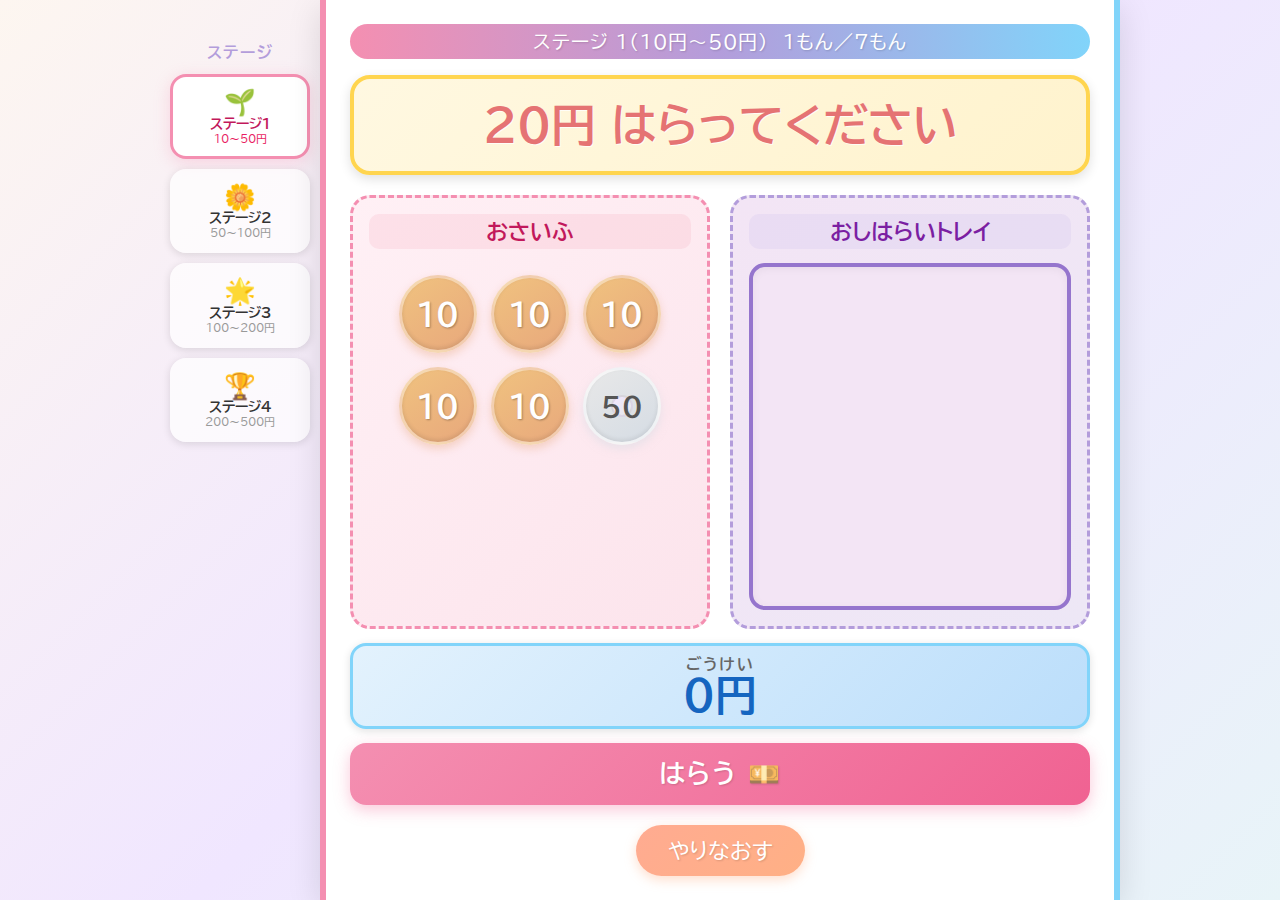
<file: index.html>
<!DOCTYPE html>
<html lang="ja">

<head>
    <meta charset="UTF-8">
    <meta name="viewport" content="width=device-width, initial-scale=1.0">
    <title>おかいものごっこ</title>
    <link rel="stylesheet" href="style.css">
    <!-- Google Fonts for BIZ UDPGothic (Universal Design) -->
    <link rel="preconnect" href="https://fonts.googleapis.com">
    <link rel="preconnect" href="https://fonts.gstatic.com" crossorigin>
    <link href="https://fonts.googleapis.com/css2?family=BIZ+UDPGothic:wght@400;700&display=swap" rel="stylesheet">
</head>

<body>
    <!-- Stage Selection Sidebar -->
    <nav class="stage-sidebar" id="stage-sidebar">
        <h3>ステージ</h3>
        <button class="stage-btn active" data-stage="0">
            <span class="stage-icon">🌱</span>
            <span class="stage-label">ステージ1</span>
            <span class="stage-desc">10〜50円</span>
        </button>
        <button class="stage-btn" data-stage="1">
            <span class="stage-icon">🌼</span>
            <span class="stage-label">ステージ2</span>
            <span class="stage-desc">50〜100円</span>
        </button>
        <button class="stage-btn" data-stage="2">
            <span class="stage-icon">🌟</span>
            <span class="stage-label">ステージ3</span>
            <span class="stage-desc">100〜200円</span>
        </button>
        <button class="stage-btn" data-stage="3">
            <span class="stage-icon">🏆</span>
            <span class="stage-label">ステージ4</span>
            <span class="stage-desc">200〜500円</span>
        </button>
    </nav>

    <div class="app-container">
        <!-- Level Indicator -->
        <div class="level-indicator" id="level-indicator">レベル 1</div>

        <!-- Question Area -->
        <header class="question-area">
            <h1 id="question-text">50えん はらってください</h1>
        </header>

        <div class="main-content">
            <!-- Coin Source Area -->
            <section class="wallet-area">
                <h2>おさいふ</h2>
                <div class="coin-container">
                    <!-- コインはJSで動的に生成されます -->
                </div>
            </section>

            <!-- Tray Area -->
            <section class="tray-area">
                <h2>おしはらいトレイ</h2>
                <div id="drop-tray" class="tray">
                    <!-- Dropped coins will appear here -->
                </div>
            </section>
        </div>

        <!-- 合計 & はらうボタン -->
        <div class="bottom-bar">
            <div class="total-display">
                <span class="total-label">ごうけい</span>
                <span class="total-amount"><span id="current-total">0</span>円</span>
            </div>
            <button id="pay-button" class="pay-btn">はらう 💴</button>
        </div>

        <!-- Result / Success Animation -->
        <div id="success-overlay" class="hidden">
            <div class="success-content">
                <div class="hanamaru"><img src="hanamaru.png" alt="はなまる"></div>
                <h2>せいかい！</h2>
                <button id="next-button">つぎの もんだいへ</button>
            </div>
            <!-- Confetti decorations -->
            <div class="confetti" style="left:10%; top:20%; background:#f4a7bb; animation-delay:0s;"></div>
            <div class="confetti" style="left:25%; top:10%; background:#ffe9a0; animation-delay:0.2s;"></div>
            <div class="confetti" style="left:40%; top:15%; background:#c7b8ea; animation-delay:0.4s;"></div>
            <div class="confetti" style="left:60%; top:12%; background:#a8d8ea; animation-delay:0.3s;"></div>
            <div class="confetti" style="left:75%; top:18%; background:#ffcab1; animation-delay:0.1s;"></div>
            <div class="confetti" style="left:85%; top:8%;  background:#f4a7bb; animation-delay:0.5s;"></div>
            <div class="confetti" style="left:50%; top:5%;  background:#7ecba1; animation-delay:0.6s;"></div>
        </div>

        <button id="reset-button" class="reset-btn">やりなおす</button>
    </div>

    <script src="app.js"></script>
</body>

</html>
</file>
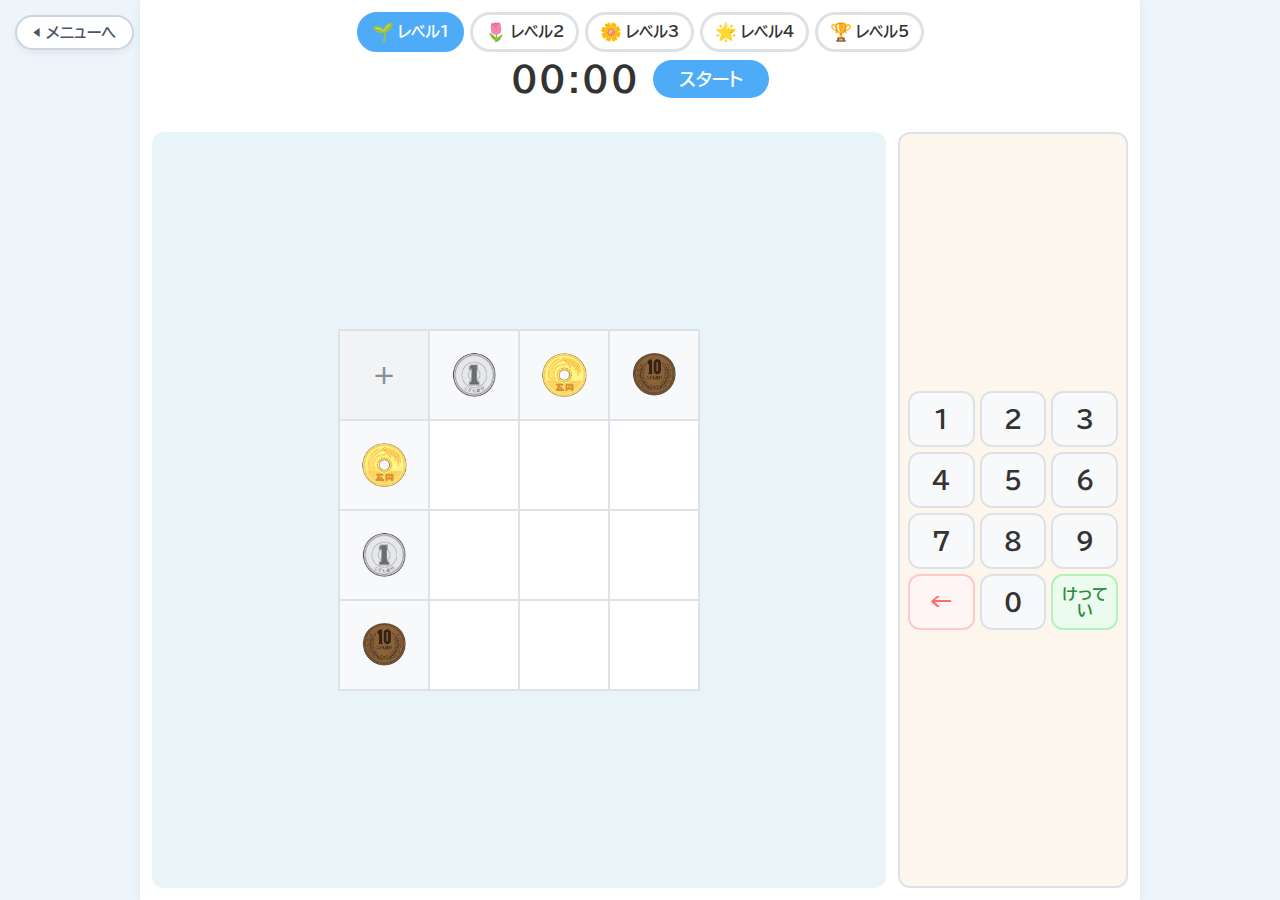
<file: grid/index.html>
<!DOCTYPE html>
<html lang="ja">

<head>
    <meta charset="UTF-8">
    <meta name="viewport" content="width=device-width, initial-scale=1.0, user-scalable=no">
    <title>おかねの ます計算</title>
    <meta name="description" content="おかねの ます計算れんしゅうアプリ">
    <link rel="stylesheet" href="style.css">
    <link rel="preconnect" href="https://fonts.googleapis.com">
    <link rel="preconnect" href="https://fonts.gstatic.com" crossorigin>
    <link href="https://fonts.googleapis.com/css2?family=BIZ+UDPGothic:wght@400;700&display=swap" rel="stylesheet">
</head>

<body>
    <a href="../index.html" class="portal-back-btn">◀ メニューへ</a>
    <div class="app-container">
        <!-- レベル選択 -->
        <div class="level-select" id="level-select">
            <button class="level-btn active" data-level="0">
                <span class="level-icon">🌱</span>
                <span class="level-label">レベル1</span>
            </button>
            <button class="level-btn" data-level="1">
                <span class="level-icon">🌷</span>
                <span class="level-label">レベル2</span>
            </button>
            <button class="level-btn" data-level="2">
                <span class="level-icon">🌼</span>
                <span class="level-label">レベル3</span>
            </button>
            <button class="level-btn" data-level="3">
                <span class="level-icon">🌟</span>
                <span class="level-label">レベル4</span>
            </button>
            <button class="level-btn" data-level="4">
                <span class="level-icon">🏆</span>
                <span class="level-label">レベル5</span>
            </button>
        </div>

        <!-- タイマーエリア -->
        <div class="timer-area">
            <div class="timer-display" id="timer-display">00:00</div>
            <button class="start-btn" id="start-btn">スタート</button>
        </div>
        <div class="best-time-bar" id="best-time-bar"></div>

        <!-- メインエリア（グリッド＋テンキー横並び） -->
        <div class="main-area">
            <!-- ます計算グリッド -->
            <div class="grid-wrapper" id="grid-wrapper">
                <table class="calc-grid" id="calc-grid">
                    <!-- JSで動的に生成 -->
                </table>
            </div>

            <!-- テンキー -->
            <div class="tenkey" id="tenkey">
                <button class="tenkey-btn" data-key="1">1</button>
                <button class="tenkey-btn" data-key="2">2</button>
                <button class="tenkey-btn" data-key="3">3</button>
                <button class="tenkey-btn" data-key="4">4</button>
                <button class="tenkey-btn" data-key="5">5</button>
                <button class="tenkey-btn" data-key="6">6</button>
                <button class="tenkey-btn" data-key="7">7</button>
                <button class="tenkey-btn" data-key="8">8</button>
                <button class="tenkey-btn" data-key="9">9</button>
                <button class="tenkey-btn tenkey-delete" data-key="delete">←</button>
                <button class="tenkey-btn" data-key="0">0</button>
                <button class="tenkey-btn tenkey-enter" data-key="enter">けってい</button>
            </div>
        </div>

        <!-- 正解オーバーレイ -->
        <div id="success-overlay" class="success-overlay hidden">
            <div class="success-content">
                <div class="hanamaru"><img src="hanamaru.png" alt="はなまる"></div>
                <h2 class="success-title">せいかい！</h2>
                <div class="clear-time" id="clear-time"></div>
                <div class="best-time-result" id="best-time-result"></div>
                <button id="retry-button" class="retry-btn">もういちど</button>
            </div>
            <div class="confetti-container" id="confetti-container"></div>
        </div>
    </div>

    <script src="app.js"></script>
</body>

</html>
</file>
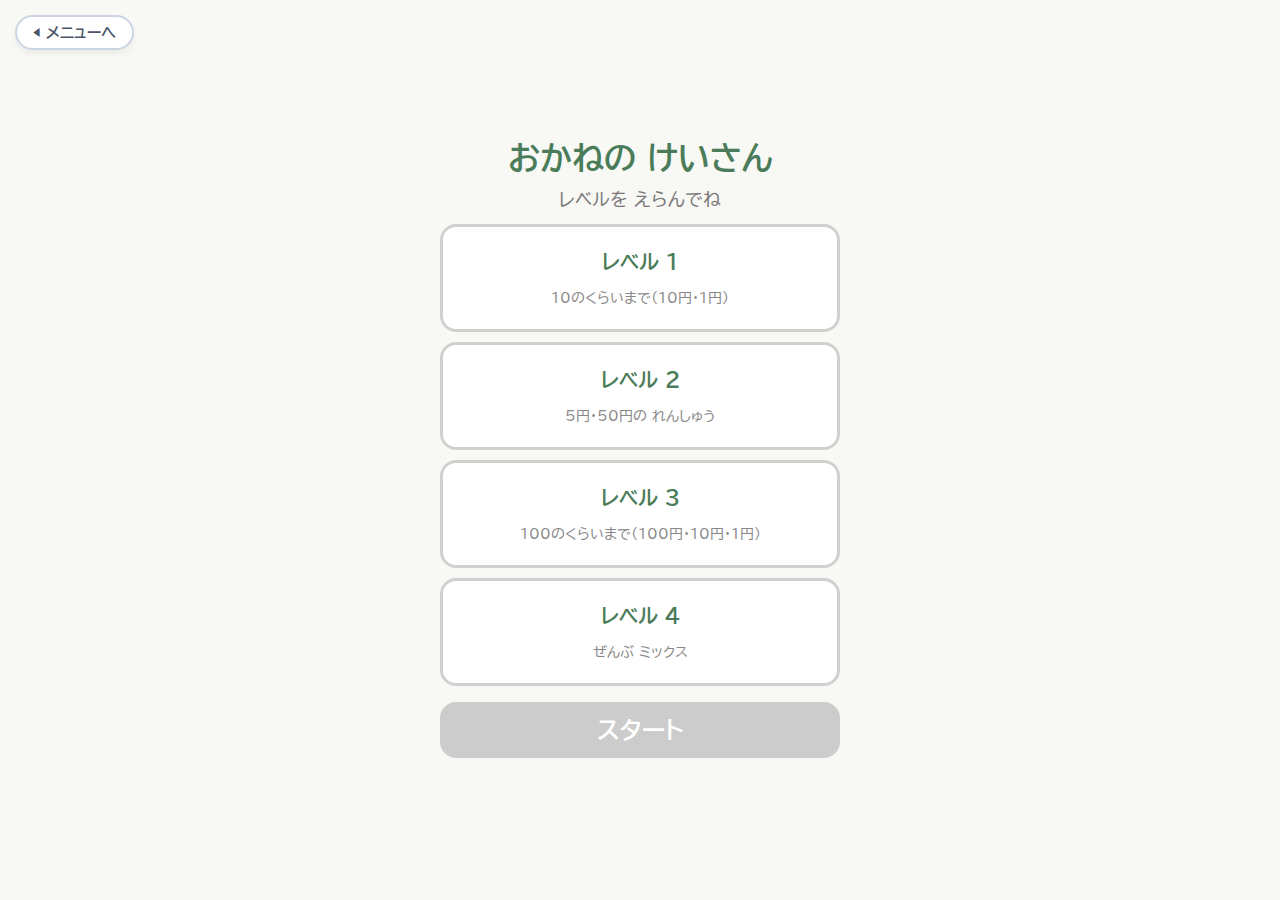
<file: place-value/index.html>
<!DOCTYPE html>
<html lang="ja">

<head>
    <meta charset="UTF-8">
    <meta name="viewport" content="width=device-width, initial-scale=1.0, user-scalable=no">
    <title>おかねの けいさん</title>
    <link rel="preconnect" href="https://fonts.googleapis.com">
    <link href="https://fonts.googleapis.com/css2?family=BIZ+UDPGothic:wght@400;700&display=swap" rel="stylesheet">
    <link rel="stylesheet" href="style.css">
</head>

<body>

    <!-- ========== トップ画面（レベル選択） ========== -->
    <div id="screen-top" class="screen active">
        <a href="../index.html" class="portal-back-btn">◀ メニューへ</a>
        <h1 class="app-title">おかねの けいさん</h1>
        <p class="app-subtitle">レベルを えらんでね</p>
        <div class="level-buttons">
            <button class="level-btn" data-level="1" id="btn-level-1">
                <span class="level-num">レベル 1</span>
                <span class="level-desc">10のくらいまで（10円・1円）</span>
            </button>
            <button class="level-btn" data-level="2" id="btn-level-2">
                <span class="level-num">レベル 2</span>
                <span class="level-desc">5円・50円の れんしゅう</span>
            </button>
            <button class="level-btn" data-level="3" id="btn-level-3">
                <span class="level-num">レベル 3</span>
                <span class="level-desc">100のくらいまで（100円・10円・1円）</span>
            </button>
            <button class="level-btn" data-level="4" id="btn-level-4">
                <span class="level-num">レベル 4</span>
                <span class="level-desc">ぜんぶ ミックス</span>
            </button>
        </div>
        <button class="start-btn" id="btn-start" disabled>スタート</button>
    </div>

    <!-- ========== ゲーム画面 ========== -->
    <div id="screen-game" class="screen">
        <div class="game-header">
            <button class="header-back-btn" id="btn-game-back">◀ もどる</button>
            <span class="question-counter" id="question-counter">1 / 10 もんめ</span>
            <span class="timer" id="timer">0.0 びょう</span>
        </div>

        <div class="game-body">
            <!-- 左側：位取り表 + 合計表示 -->
            <div class="game-left">
                <div class="place-value-wrapper">
                    <table class="place-value-table" id="place-value-table">
                    </table>
                </div>

                <!-- 合計表示 + ⭕ 表示エリア（横並び） -->
                <div class="answer-and-feedback">
                    <div class="answer-row">
                        <span class="answer-eq">=</span>
                        <span class="answer-text" id="answer-display">　</span>
                        <span class="answer-unit">円</span>
                    </div>
                    <div class="feedback-area" id="feedback-area">
                        <div class="feedback-content" id="feedback-content"></div>
                    </div>
                </div>
            </div>

            <!-- 右側：テンキー -->
            <div class="game-right">
                <div class="numpad" id="numpad">
                    <button class="num-btn" data-num="1">1</button>
                    <button class="num-btn" data-num="2">2</button>
                    <button class="num-btn" data-num="3">3</button>
                    <button class="num-btn" data-num="4">4</button>
                    <button class="num-btn" data-num="5">5</button>
                    <button class="num-btn" data-num="6">6</button>
                    <button class="num-btn" data-num="7">7</button>
                    <button class="num-btn" data-num="8">8</button>
                    <button class="num-btn" data-num="9">9</button>
                    <button class="num-btn func-btn delete-btn" id="btn-delete">けす</button>
                    <button class="num-btn" data-num="0">0</button>
                    <button class="num-btn func-btn submit-btn" id="btn-submit">こたえ<br>あわせ</button>
                </div>
            </div>
        </div>
    </div>

    <!-- ========== 結果画面 ========== -->
    <div id="screen-result" class="screen">
        <div class="result-content">
            <img src="img/hanamaru.png" alt="はなまる" class="hanamaru-img" id="hanamaru-img">
            <h2 class="result-title" id="result-title">すごい！<br>ぜんもん せいかい！</h2>
            <div class="result-time" id="result-time">
                <span class="time-label">クリアタイム</span>
                <span class="time-value" id="clear-time">0.0 びょう</span>
            </div>
            <div class="result-buttons">
                <button class="result-btn" id="btn-retry">もういちど</button>
                <button class="result-btn" id="btn-back">レベルを えらぶ</button>
            </div>
        </div>
    </div>

    <script src="app.js"></script>
</body>

</html>
</file>
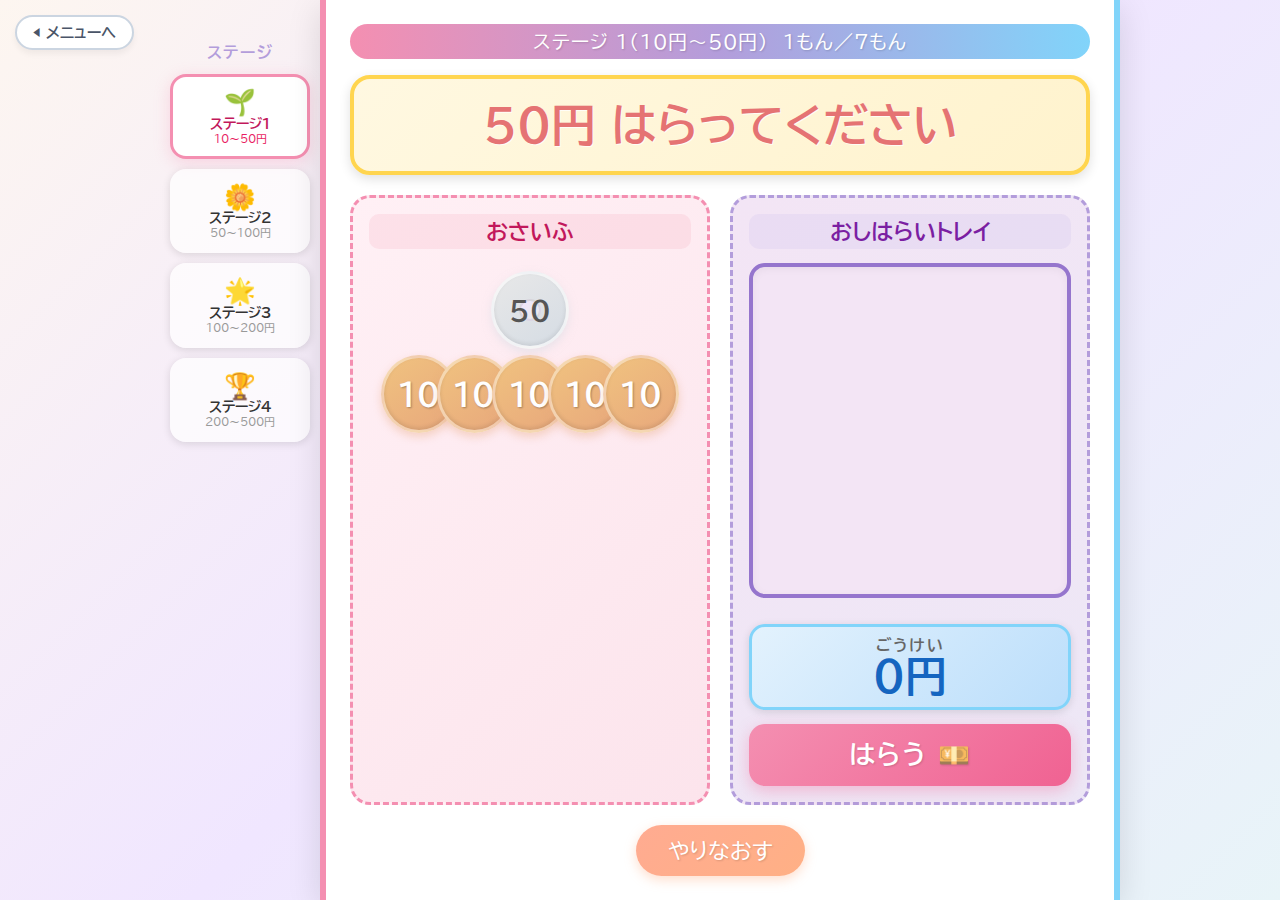
<file: shopping/index.html>
<!DOCTYPE html>
<html lang="ja">

<head>
    <meta charset="UTF-8">
    <meta name="viewport" content="width=device-width, initial-scale=1.0">
    <title>おかいものごっこ</title>
    <link rel="stylesheet" href="style.css">
    <!-- Google Fonts for BIZ UDPGothic (Universal Design) -->
    <link rel="preconnect" href="https://fonts.googleapis.com">
    <link rel="preconnect" href="https://fonts.gstatic.com" crossorigin>
    <link href="https://fonts.googleapis.com/css2?family=BIZ+UDPGothic:wght@400;700&display=swap" rel="stylesheet">
</head>

<body>
    <a href="../index.html" class="portal-back-btn">◀ メニューへ</a>
    <!-- Stage Selection Sidebar -->
    <nav class="stage-sidebar" id="stage-sidebar">
        <h3>ステージ</h3>
        <button class="stage-btn active" data-stage="0">
            <span class="stage-icon">🌱</span>
            <span class="stage-label">ステージ1</span>
            <span class="stage-desc">10〜50円</span>
        </button>
        <button class="stage-btn" data-stage="1">
            <span class="stage-icon">🌼</span>
            <span class="stage-label">ステージ2</span>
            <span class="stage-desc">50〜100円</span>
        </button>
        <button class="stage-btn" data-stage="2">
            <span class="stage-icon">🌟</span>
            <span class="stage-label">ステージ3</span>
            <span class="stage-desc">100〜200円</span>
        </button>
        <button class="stage-btn" data-stage="3">
            <span class="stage-icon">🏆</span>
            <span class="stage-label">ステージ4</span>
            <span class="stage-desc">200〜500円</span>
        </button>
    </nav>

    <div class="app-container">
        <!-- Level Indicator -->
        <div class="level-indicator" id="level-indicator">レベル 1</div>

        <!-- Question Area -->
        <header class="question-area">
            <h1 id="question-text">50えん はらってください</h1>
        </header>

        <div class="main-content">
            <!-- Coin Source Area -->
            <section class="wallet-area">
                <h2>おさいふ</h2>
                <div class="coin-container">
                    <!-- コインはJSで動的に生成されます -->
                </div>
            </section>

            <!-- Tray Area -->
            <section class="tray-area">
                <h2>おしはらいトレイ</h2>
                <div id="drop-tray" class="tray">
                    <!-- Dropped coins will appear here -->
                </div>
                <div class="bottom-bar">
                    <div class="total-display">
                        <span class="total-label">ごうけい</span>
                        <span class="total-amount"><span id="current-total">0</span>円</span>
                    </div>
                    <button id="pay-button" class="pay-btn">はらう 💴</button>
                </div>
            </section>
        </div>

        <!-- Result / Success Animation -->
        <div id="success-overlay" class="hidden">
            <div class="success-content">
                <div class="hanamaru"><img src="hanamaru.png" alt="はなまる"></div>
                <h2>せいかい！</h2>
                <button id="next-button">つぎの もんだいへ</button>
            </div>
            <!-- Confetti decorations -->
            <div class="confetti" style="left:10%; top:20%; background:#f4a7bb; animation-delay:0s;"></div>
            <div class="confetti" style="left:25%; top:10%; background:#ffe9a0; animation-delay:0.2s;"></div>
            <div class="confetti" style="left:40%; top:15%; background:#c7b8ea; animation-delay:0.4s;"></div>
            <div class="confetti" style="left:60%; top:12%; background:#a8d8ea; animation-delay:0.3s;"></div>
            <div class="confetti" style="left:75%; top:18%; background:#ffcab1; animation-delay:0.1s;"></div>
            <div class="confetti" style="left:85%; top:8%;  background:#f4a7bb; animation-delay:0.5s;"></div>
            <div class="confetti" style="left:50%; top:5%;  background:#7ecba1; animation-delay:0.6s;"></div>
        </div>

        <button id="reset-button" class="reset-btn">やりなおす</button>
    </div>

    <script src="app.js"></script>
</body>

</html>
</file>
<file: style.css>
:root {
    /* Slightly deeper Pastel UD-friendly color palette for better contrast */
    --bg-color: #fdf6f0;
    /* Warm cream background */
    --card-bg: #ffffff;
    --text-color: #333333;
    /* Darker for better contrast */
    --primary-color: #66bb6a;
    /* Stronger soft green */
    --primary-dark: #43a047;
    --accent-pink: #f48fb1;
    /* Deeper pastel pink */
    --accent-yellow: #ffca28;
    /* Deeper soft yellow */
    --accent-lavender: #b39ddb;
    /* Deeper pastel lavender */
    --accent-sky: #81d4fa;
    /* Deeper pastel sky blue */
    --accent-peach: #ffab91;
    /* Deeper pastel peach */
    --tray-color: #f3e5f5;
    /* Light lavender tray */
    --tray-border-color: #9575cd;
    /* Stronger border */
    --tray-active: #c8e6c9;
    /* More visible green when dragging over */
    --coin-10-color: #d88a5e;
    /* Warmer, deeper bronze */
    --coin-50-color: #90a4ae;
    /* More visible silver */
    --coin-100-color: #9575cd;
    /* More visible purple */
    --question-bg: #fff8e1;
    /* Warm cream for question */
    --question-border: #ffd54f;
    /* Stronger yellow border */
    --success-text: #e53935;
    /* Stronger red for success text */
    --shadow-soft: rgba(0, 0, 0, 0.12);
    --shadow-medium: rgba(0, 0, 0, 0.18);
    --border-radius: 20px;
}

* {
    box-sizing: border-box;
    margin: 0;
    padding: 0;
}

body {
    font-family: 'BIZ UDPGothic', sans-serif;
    background: linear-gradient(135deg, #fdf6f0 0%, #f0e6ff 50%, #e8f4f8 100%);
    color: var(--text-color);
    display: flex;
    justify-content: center;
    align-items: stretch;
    min-height: 100vh;
    overflow-x: hidden;
    user-select: none;
}

/* ========== Stage Sidebar ========== */
.stage-sidebar {
    position: sticky;
    top: 0;
    align-self: flex-start;
    width: 160px;
    min-width: 160px;
    padding: 20px 10px;
    display: flex;
    flex-direction: column;
    gap: 10px;
    margin-top: 24px;
}

.stage-sidebar h3 {
    text-align: center;
    font-size: 1rem;
    color: var(--accent-lavender);
    margin-bottom: 4px;
    letter-spacing: 0.1em;
}

.stage-btn {
    display: flex;
    flex-direction: column;
    align-items: center;
    gap: 2px;
    padding: 12px 8px;
    border: 3px solid transparent;
    border-radius: 16px;
    background: rgba(255, 255, 255, 0.7);
    cursor: pointer;
    transition: all 0.2s ease;
    font-family: inherit;
    box-shadow: 0 2px 8px var(--shadow-soft);
}

.stage-btn:hover {
    transform: translateY(-2px);
    box-shadow: 0 4px 14px var(--shadow-medium);
    background: rgba(255, 255, 255, 0.95);
}

.stage-btn.active {
    border-color: var(--accent-pink);
    background: white;
    box-shadow: 0 4px 16px rgba(244, 143, 177, 0.3);
}

.stage-icon {
    font-size: 1.6rem;
    line-height: 1;
}

.stage-label {
    font-size: 0.85rem;
    font-weight: 700;
    color: var(--text-color);
}

.stage-desc {
    font-size: 0.7rem;
    color: #999;
}

.stage-btn.active .stage-label {
    color: #c2185b;
}

.stage-btn.active .stage-desc {
    color: #e91e63;
}

.app-container {
    background-color: var(--card-bg);
    width: 100%;
    max-width: 800px;
    min-height: 100vh;
    display: flex;
    flex-direction: column;
    padding: 24px;
    box-shadow: 0 8px 32px var(--shadow-soft);
    position: relative;
    border-left: 6px solid var(--accent-pink);
    border-right: 6px solid var(--accent-sky);
}

/* Typography for children */
h1,
h2,
.total-display,
.coin {
    font-weight: 700;
}

/* Level indicator */
.level-indicator {
    text-align: center;
    padding: 8px 20px;
    background: linear-gradient(90deg, var(--accent-pink), var(--accent-lavender), var(--accent-sky));
    border-radius: 50px;
    margin-bottom: 16px;
    font-size: 1.2rem;
    color: white;
    text-shadow: 1px 1px 2px rgba(0, 0, 0, 0.15);
    letter-spacing: 0.05em;
}

/* Question Area */
.question-area {
    text-align: center;
    padding: 24px;
    background: linear-gradient(135deg, #fff8e1, #fff3cd);
    border-radius: var(--border-radius);
    margin-bottom: 20px;
    border: 4px solid var(--question-border);
    box-shadow: 0 4px 12px var(--shadow-soft);
}

#question-text {
    font-size: 2.8rem;
    color: #e57373;
    text-shadow: 1px 1px 0 rgba(255, 255, 255, 0.8);
}

.main-content {
    display: flex;
    flex-wrap: wrap;
    gap: 20px;
    flex-grow: 1;
}

/* Wallet and Tray structural layout */
.wallet-area,
.tray-area {
    flex: 1;
    min-width: 280px;
    display: flex;
    flex-direction: column;
    border-radius: var(--border-radius);
    padding: 16px;
    border: 3px dashed;
}

.wallet-area {
    background: linear-gradient(135deg, #fff0f5, #fce4ec);
    border-color: var(--accent-pink);
}

.tray-area {
    background: linear-gradient(135deg, #f3e5f5, #ede7f6);
    border-color: var(--accent-lavender);
}

.wallet-area h2,
.tray-area h2 {
    font-size: 1.4rem;
    text-align: center;
    margin-bottom: 14px;
    padding: 6px 0;
    border-radius: 10px;
}

.wallet-area h2 {
    color: #c2185b;
    background-color: rgba(244, 167, 187, 0.2);
}

.tray-area h2 {
    color: #7b1fa2;
    background-color: rgba(199, 184, 234, 0.2);
}

.coin-container,
.tray {
    display: flex;
    flex-wrap: wrap;
    gap: 14px;
    justify-content: center;
    align-items: center;
    align-content: flex-start;
    min-height: 180px;
    padding: 12px;
}

.tray {
    background-color: var(--tray-color);
    border: 4px solid var(--tray-border-color);
    border-radius: 16px;
    flex-grow: 1;
    transition: all 0.3s ease;
    box-shadow: inset 0 2px 8px rgba(0, 0, 0, 0.05);
}

.tray.drag-over {
    background-color: var(--tray-active);
    border-color: var(--primary-color);
    box-shadow: inset 0 2px 8px rgba(126, 203, 161, 0.2), 0 0 12px rgba(126, 203, 161, 0.3);
}

/* Coins - Cute pastel style */
.coin {
    width: 78px;
    height: 78px;
    border-radius: 50%;
    display: flex;
    justify-content: center;
    align-items: center;
    font-size: 1.9rem;
    cursor: grab;
    user-select: none;
    transition: transform 0.15s ease, box-shadow 0.15s ease;
    position: relative;
}

.coin:hover {
    transform: scale(1.08);
}

.coin:active {
    cursor: grabbing;
    transform: scale(0.95);
}

.coin.dragging {
    opacity: 0.4;
    transform: scale(0.9);
}

.coin-1 {
    width: 56px;
    height: 56px;
    background: linear-gradient(145deg, #ffccbc, #f5a68c);
    color: white;
    font-size: 1.4rem;
    text-shadow: 1px 1px 2px rgba(0, 0, 0, 0.25);
    box-shadow: 0 3px 6px rgba(245, 166, 140, 0.4), inset 0 -2px 3px rgba(0, 0, 0, 0.1);
    border: 2px solid rgba(255, 255, 255, 0.5);
}

.coin-5 {
    width: 62px;
    height: 62px;
    background: linear-gradient(145deg, #ffeb99, #e6c84f);
    color: #8d6e00;
    font-size: 1.5rem;
    box-shadow: 0 3px 6px rgba(230, 200, 80, 0.5), inset 0 -2px 3px rgba(0, 0, 0, 0.08);
    border: 2px solid rgba(255, 255, 255, 0.5);
}

.coin-5::after {
    content: '';
    position: absolute;
    width: 14px;
    height: 14px;
    background: linear-gradient(135deg, #fff8e1, #ffe082);
    border-radius: 50%;
    border: 2px solid rgba(0, 0, 0, 0.08);
    top: 50%;
    left: 50%;
    transform: translate(-50%, -50%);
    z-index: 1;
}

.coin-5 span {
    position: relative;
    z-index: 2;
}

.coin-10 {
    background: linear-gradient(145deg, #f0c27f, #e8a87c);
    color: white;
    text-shadow: 1px 1px 2px rgba(0, 0, 0, 0.3);
    box-shadow: 0 4px 8px rgba(232, 168, 124, 0.4), inset 0 -2px 4px rgba(0, 0, 0, 0.1);
    border: 3px solid rgba(255, 255, 255, 0.4);
}

.coin-50 {
    background: linear-gradient(145deg, #e8e8e8, #d5dce4);
    color: #555;
    box-shadow: 0 4px 8px rgba(213, 220, 228, 0.5), inset 0 -2px 4px rgba(0, 0, 0, 0.08);
    border: 3px solid rgba(255, 255, 255, 0.6);
    font-size: 1.7rem;
}

.coin-50::after {
    content: '';
    position: absolute;
    width: 18px;
    height: 18px;
    background: linear-gradient(135deg, #f0e6ff, #e8e8e8);
    border-radius: 50%;
    border: 2px solid rgba(0, 0, 0, 0.08);
    top: 50%;
    left: 50%;
    transform: translate(-50%, -50%);
    z-index: 1;
}

.coin-50 span {
    position: relative;
    z-index: 2;
}

.coin-100 {
    background: linear-gradient(145deg, #d4bfea, #c7b8ea);
    color: #4a2d7a;
    text-shadow: 1px 1px 0 rgba(255, 255, 255, 0.5);
    box-shadow: 0 4px 8px rgba(199, 184, 234, 0.5), inset 0 -2px 4px rgba(0, 0, 0, 0.08);
    border: 3px solid rgba(255, 255, 255, 0.5);
}

.coin-500 {
    width: 82px;
    height: 82px;
    background: linear-gradient(145deg, #c0ca33, #afb42b);
    color: white;
    font-size: 1.7rem;
    text-shadow: 1px 1px 2px rgba(0, 0, 0, 0.3);
    box-shadow: 0 4px 8px rgba(175, 180, 43, 0.4), inset 0 -2px 4px rgba(0, 0, 0, 0.1);
    border: 3px solid rgba(255, 255, 255, 0.4);
}

/* Total Display - flexbox so it never wraps badly */
.total-display {
    margin-top: 14px;
    display: flex;
    flex-direction: column;
    align-items: center;
    gap: 2px;
    background: linear-gradient(135deg, #e3f2fd, #bbdefb);
    padding: 10px 12px;
    border-radius: 16px;
    border: 3px solid var(--accent-sky);
    box-shadow: 0 2px 8px var(--shadow-soft);
}

.total-label {
    font-size: 1rem;
    color: #666;
    letter-spacing: 0.08em;
}

.total-amount {
    white-space: nowrap;
    font-size: 2.6rem;
    font-weight: 700;
    color: #1565c0;
}

#current-total {
    color: #1565c0;
    font-size: 2.6rem;
}

/* Reset Button */
.reset-btn {
    margin-top: 20px;
    padding: 14px 32px;
    font-size: 1.4rem;
    font-family: inherit;
    background: linear-gradient(135deg, var(--accent-peach), #ffb085);
    color: white;
    border: none;
    border-radius: 50px;
    cursor: pointer;
    box-shadow: 0 4px 12px rgba(255, 176, 133, 0.4);
    align-self: center;
    transition: transform 0.15s ease, box-shadow 0.15s ease;
    text-shadow: 1px 1px 2px rgba(0, 0, 0, 0.15);
}

.reset-btn:hover {
    transform: translateY(-2px);
    box-shadow: 0 6px 16px rgba(255, 176, 133, 0.5);
}

.reset-btn:active {
    transform: translateY(1px);
    box-shadow: 0 2px 4px rgba(255, 176, 133, 0.3);
}

/* ========== Success Animation Overlay ========== */
#success-overlay {
    position: absolute;
    top: 0;
    left: 0;
    width: 100%;
    height: 100%;
    background: linear-gradient(135deg, rgba(255, 240, 245, 0.95), rgba(243, 229, 245, 0.95), rgba(232, 244, 248, 0.95));
    display: flex;
    justify-content: center;
    align-items: center;
    z-index: 100;
    border-radius: 0;
}

#success-overlay.hidden {
    display: none;
}

.success-content {
    text-align: center;
    animation: popIn 0.6s cubic-bezier(0.175, 0.885, 0.32, 1.275) forwards;
    display: flex;
    flex-direction: column;
    align-items: center;
    gap: 16px;
}

/* Use generated cute hanamaru image instead of emoji */
.hanamaru {
    width: 220px;
    height: 220px;
    animation: bounceRotate 2s infinite alternate ease-in-out;
}

.hanamaru img {
    width: 100%;
    height: 100%;
    object-fit: contain;
    filter: drop-shadow(0 6px 14px rgba(244, 167, 187, 0.5));
}

.success-content h2 {
    font-size: 3.5rem;
    background: linear-gradient(135deg, #e57373, #f06292, #ba68c8);
    -webkit-background-clip: text;
    -webkit-text-fill-color: transparent;
    background-clip: text;
    margin-bottom: 12px;
    filter: drop-shadow(2px 2px 4px rgba(0, 0, 0, 0.1));
}

/* Sparkle decorations around success */
.success-content::before,
.success-content::after {
    content: '✨';
    font-size: 3rem;
    position: absolute;
    animation: sparkle 1.5s infinite alternate;
}

.success-content::before {
    top: 15%;
    left: 15%;
}

.success-content::after {
    top: 20%;
    right: 15%;
    animation-delay: 0.5s;
}

#next-button {
    padding: 16px 44px;
    font-size: 1.8rem;
    font-family: inherit;
    background: linear-gradient(135deg, var(--primary-color), var(--primary-dark));
    color: white;
    border: none;
    border-radius: 50px;
    cursor: pointer;
    box-shadow: 0 6px 20px rgba(126, 203, 161, 0.4);
    animation: pulse 2s infinite;
    transition: transform 0.15s ease;
    text-shadow: 1px 1px 2px rgba(0, 0, 0, 0.15);
}

#next-button:hover {
    transform: scale(1.05);
}

/* Confetti-like small elements */
.confetti {
    position: absolute;
    width: 12px;
    height: 12px;
    border-radius: 50%;
    opacity: 0;
    animation: confettifall 2s ease-in-out forwards;
}

/* ========== Animations ========== */
@keyframes popIn {
    0% {
        transform: scale(0.3) rotate(-10deg);
        opacity: 0;
    }

    60% {
        transform: scale(1.1) rotate(3deg);
        opacity: 1;
    }

    100% {
        transform: scale(1) rotate(0deg);
        opacity: 1;
    }
}

@keyframes bounceRotate {
    0% {
        transform: scale(1) rotate(-5deg) translateY(0);
    }

    50% {
        transform: scale(1.08) rotate(0deg) translateY(-10px);
    }

    100% {
        transform: scale(1) rotate(5deg) translateY(0);
    }
}

@keyframes pulse {
    0% {
        transform: scale(1);
        box-shadow: 0 6px 20px rgba(126, 203, 161, 0.4);
    }

    50% {
        transform: scale(1.04);
        box-shadow: 0 8px 28px rgba(126, 203, 161, 0.6);
    }

    100% {
        transform: scale(1);
        box-shadow: 0 6px 20px rgba(126, 203, 161, 0.4);
    }
}

@keyframes sparkle {
    0% {
        transform: scale(1) rotate(0deg);
        opacity: 0.6;
    }

    100% {
        transform: scale(1.3) rotate(20deg);
        opacity: 1;
    }
}

@keyframes confettifall {
    0% {
        transform: translateY(-40px) rotate(0deg);
        opacity: 1;
    }

    100% {
        transform: translateY(200px) rotate(720deg);
        opacity: 0;
    }
}

/* Pay Button */
.pay-btn {
    margin-top: 14px;
    padding: 16px 0;
    width: 100%;
    font-size: 1.6rem;
    font-family: inherit;
    font-weight: 700;
    background: linear-gradient(135deg, #f48fb1, #f06292);
    color: white;
    border: none;
    border-radius: 16px;
    cursor: pointer;
    box-shadow: 0 5px 16px rgba(240, 98, 146, 0.35);
    transition: transform 0.15s ease, box-shadow 0.15s ease, background 0.2s;
    text-shadow: 1px 1px 2px rgba(0, 0, 0, 0.15);
    letter-spacing: 0.06em;
}

.pay-btn:hover {
    transform: translateY(-2px);
    box-shadow: 0 8px 22px rgba(240, 98, 146, 0.45);
}

.pay-btn:active {
    transform: translateY(1px);
    box-shadow: 0 2px 6px rgba(240, 98, 146, 0.3);
}

.pay-btn:disabled {
    background: linear-gradient(135deg, #cfd8dc, #b0bec5);
    box-shadow: none;
    cursor: default;
    transform: none;
}

/* Shake animation for incorrect answers */
.pay-btn.shake {
    animation: shake 0.5s ease;
    background: linear-gradient(135deg, #ef9a9a, #e57373);
}

@keyframes shake {

    0%,
    100% {
        transform: translateX(0);
    }

    20% {
        transform: translateX(-8px);
    }

    40% {
        transform: translateX(8px);
    }

    60% {
        transform: translateX(-6px);
    }

    80% {
        transform: translateX(6px);
    }
}

/* ========== Responsive ========== */
@media (max-width: 600px) {
    .app-container {
        padding: 16px;
    }

    #question-text {
        font-size: 2rem;
    }

    .coin {
        width: 62px;
        height: 62px;
        font-size: 1.5rem;
    }

    .coin-50 {
        font-size: 1.3rem;
    }

    .total-display {
        font-size: 1.7rem;
    }

    #current-total {
        font-size: 2.4rem;
    }

    .hanamaru {
        width: 160px;
        height: 160px;
    }

    .success-content h2 {
        font-size: 2.8rem;
    }

    .level-indicator {
        font-size: 1rem;
    }

    /* スマホ: サイドバーを上部の横並びコンパクトボタンに変える */
    .stage-sidebar {
        position: static;
        width: 100%;
        min-width: unset;
        flex-direction: row;
        justify-content: center;
        gap: 6px;
        padding: 8px 4px;
        margin-top: 0;
        order: -1;
    }

    .stage-sidebar h3 {
        display: none;
    }

    .stage-btn {
        padding: 6px 10px;
        border-radius: 12px;
        min-width: 0;
        flex: 1;
        max-width: 90px;
    }

    .stage-icon {
        font-size: 1.2rem;
    }

    .stage-label {
        font-size: 0.65rem;
    }

    .stage-desc {
        display: none;
    }

    body {
        flex-direction: column;
    }
}
</file>
<file: grid/style.css>
/* ============================================
   おかねの ます計算 — スタイルシート
   シンプル・UD対応、タブレット最適化
   ============================================ */

:root {
    --bg-color: #eef5fa;
    --card-bg: #ffffff;
    --text-color: #333333;
    --border-color: #dee2e6;
    --primary: #4dabf7;
    --primary-dark: #339af0;
    --correct-color: #51cf66;
    --incorrect-color: #ff6b6b;
    --selected-bg: #fff9db;
    --selected-border: #fcc419;
    --shadow-soft: 0 2px 8px rgba(0, 0, 0, 0.08);
    --radius: 12px;
}

* {
    box-sizing: border-box;
}

.portal-back-btn {
    position: absolute;
    top: 15px;
    left: 15px;
    background: #fff;
    color: #4a5568;
    border: 2px solid #cbd5e1;
    padding: 8px 16px;
    border-radius: 20px;
    text-decoration: none;
    font-weight: 700;
    font-size: 0.95rem;
    box-shadow: 0 4px 6px rgba(0, 0, 0, 0.05);
    z-index: 1000;
    display: inline-flex;
    align-items: center;
    transition: all 0.2s ease;
}

.portal-back-btn:hover {
    background: #f8fafc;
    transform: translateY(-2px);
    box-shadow: 0 6px 10px rgba(0, 0, 0, 0.1);
}

@media (max-width: 480px) {
    .portal-back-btn {
        top: 10px;
        left: 10px;
        padding: 6px 12px;
        font-size: 0.85rem;
    }
}

html,
body {
    height: 100%;
}

body {
    margin: 0;
    padding: 0;
    -webkit-tap-highlight-color: transparent;
    font-family: 'BIZ UDPGothic', sans-serif;
    background-color: var(--bg-color);
    color: var(--text-color);
    display: flex;
    justify-content: center;
    user-select: none;
    -webkit-user-select: none;
}

.app-container {
    background-color: var(--card-bg);
    width: 100%;
    max-width: 1000px;
    height: 100vh;
    height: 100dvh;
    display: flex;
    flex-direction: column;
    padding: 12px 12px 0;
    position: relative;
    box-shadow: var(--shadow-soft);
    overflow: hidden;
}

/* ========== レベル選択 ========== */
.level-select {
    display: flex;
    gap: 6px;
    justify-content: center;
    flex-wrap: wrap;
    margin-bottom: 8px;
    flex-shrink: 0;
}

.level-btn {
    display: flex;
    align-items: center;
    gap: 4px;
    padding: 8px 12px;
    border: 3px solid var(--border-color);
    border-radius: 50px;
    background: var(--card-bg);
    cursor: pointer;
    font-family: inherit;
    font-size: 0.95rem;
    font-weight: 700;
    color: var(--text-color);
    transition: all 0.15s ease;
    white-space: nowrap;
}

.level-btn:hover {
    border-color: var(--primary);
}

.level-btn.active {
    border-color: var(--primary);
    background: var(--primary);
    color: #fff;
}

.level-icon {
    font-size: 1.1rem;
    line-height: 1;
}

/* ========== タイマー ========== */
.timer-area {
    display: flex;
    align-items: center;
    justify-content: center;
    gap: 14px;
    margin-bottom: 10px;
    flex-shrink: 0;
}

.timer-display {
    font-size: 2.2rem;
    font-weight: 700;
    font-variant-numeric: tabular-nums;
    color: var(--text-color);
    min-width: 110px;
    text-align: center;
    letter-spacing: 0.05em;
}

.start-btn {
    padding: 10px 26px;
    font-size: 1.15rem;
    font-family: inherit;
    font-weight: 700;
    background: var(--primary);
    color: #fff;
    border: none;
    border-radius: 50px;
    cursor: pointer;
    transition: background 0.15s, transform 0.1s;
}

.start-btn:hover {
    background: var(--primary-dark);
}

.start-btn:active {
    transform: scale(0.96);
}

.start-btn:disabled {
    background: #adb5bd;
    cursor: default;
    transform: none;
}

/* ベストタイム表示 */
.best-time-bar {
    text-align: center;
    font-size: 0.9rem;
    color: #868e96;
    margin-bottom: 6px;
    min-height: 1.3em;
    flex-shrink: 0;
}

.best-time-bar .best-label {
    color: #e8590c;
    font-weight: 700;
}

.best-time-result {
    font-size: 1.2rem;
    font-weight: 700;
    color: #e8590c;
    min-height: 1.5em;
}

.best-time-result .new-record {
    color: #e03131;
    animation: pulse 1s infinite;
}

@keyframes pulse {

    0%,
    100% {
        transform: scale(1);
    }

    50% {
        transform: scale(1.08);
    }
}

/* ========== メインエリア（グリッド＋テンキー横並び） ========== */
.main-area {
    flex: 1;
    display: flex;
    gap: 12px;
    min-height: 0;
    padding-bottom: 12px;
}

/* ========== ます計算グリッド ========== */
.grid-wrapper {
    flex: 1;
    display: flex;
    justify-content: center;
    align-items: center;
    overflow: auto;
    min-height: 0;
    min-width: 0;
    background: #e8f4f8;
    border-radius: var(--radius);
}

.calc-grid {
    border-collapse: collapse;
    table-layout: fixed;
}

.calc-grid th,
.calc-grid td {
    text-align: center;
    vertical-align: middle;
    border: 2px solid var(--border-color);
    font-weight: 700;
    position: relative;
}

/* セルサイズはJSで動的に設定（レベル・画面に応じて） */

/* 左上角の「＋」セル */
.corner-cell {
    background: #f1f3f5;
    font-size: 1.6rem;
    color: #868e96;
}

/* ヘッダーセル */
.header-cell {
    background: #f8f9fa;
    padding: 4px;
}

/* お金プレースホルダー */
.coin-placeholder {
    display: flex;
    flex-direction: column;
    align-items: center;
    justify-content: center;
    gap: 1px;
}

.coin-circle {
    border-radius: 50%;
    display: flex;
    align-items: center;
    justify-content: center;
    font-weight: 700;
    color: #fff;
    text-shadow: 0 1px 2px rgba(0, 0, 0, 0.2);
    border: 2px solid rgba(255, 255, 255, 0.5);
}

/* 金種ごとの色 */
.coin-1 {
    background: linear-gradient(145deg, #d4d4d4, #b0b0b0);
    color: #555;
    text-shadow: none;
}

.coin-5 {
    background: linear-gradient(145deg, #e6c84f, #ccb035);
    color: #6d5e00;
    text-shadow: none;
}

.coin-10 {
    background: linear-gradient(145deg, #e8a87c, #d4a373);
}

.coin-50 {
    background: linear-gradient(145deg, #ced4da, #adb5bd);
    color: #495057;
    text-shadow: none;
}

.coin-100 {
    background: linear-gradient(145deg, #c4aee0, #b197d5);
}

.coin-500 {
    background: linear-gradient(145deg, #f0d86e, #d4b93c);
    color: #5c4e00;
    text-shadow: none;
}

.coin-label {
    font-size: 0.65rem;
    color: #868e96;
    line-height: 1;
}

/* 入力セル */
.input-cell {
    cursor: pointer;
    background: #fff;
    transition: background 0.1s;
    font-size: 1.3rem;
}

.input-cell:hover {
    background: #f8f9fa;
}

.input-cell.selected {
    background: var(--selected-bg);
    border-color: var(--selected-border);
    box-shadow: inset 0 0 0 2px var(--selected-border);
}

.input-cell.correct {
    background: #d3f9d8;
    color: #2b8a3e;
    cursor: default;
}

.input-cell.incorrect {
    animation: cellShake 0.4s ease;
}

/* 〇マーク */
.correct-mark {
    position: absolute;
    top: 50%;
    left: 50%;
    transform: translate(-50%, -50%);
    border: 4px solid var(--correct-color);
    border-radius: 50%;
    opacity: 0;
    animation: markPop 0.4s ease forwards;
    pointer-events: none;
}

/* セル内テキスト */
.cell-input-text {
    position: relative;
    z-index: 1;
}

/* カーソル点滅 */
.cell-cursor {
    display: inline-block;
    width: 2px;
    height: 1.2em;
    background: var(--text-color);
    vertical-align: middle;
    margin-left: 1px;
    animation: blink 0.8s step-end infinite;
}

@keyframes blink {
    50% {
        opacity: 0;
    }
}

@keyframes cellShake {

    0%,
    100% {
        transform: translateX(0);
    }

    20% {
        transform: translateX(-5px);
    }

    40% {
        transform: translateX(5px);
    }

    60% {
        transform: translateX(-3px);
    }

    80% {
        transform: translateX(3px);
    }
}

@keyframes markPop {
    0% {
        transform: translate(-50%, -50%) scale(0.3);
        opacity: 0;
    }

    60% {
        transform: translate(-50%, -50%) scale(1.12);
        opacity: 1;
    }

    100% {
        transform: translate(-50%, -50%) scale(1);
        opacity: 1;
    }
}

/* ========== テンキー（右サイド） ========== */
.tenkey {
    display: grid;
    grid-template-columns: repeat(3, 1fr);
    gap: 5px;
    padding: 8px;
    background: #fdf6ec;
    border: 2px solid var(--border-color);
    border-radius: var(--radius);
    flex-shrink: 0;
    width: 230px;
    align-content: center;
}

.tenkey-btn {
    height: 56px;
    border: 2px solid var(--border-color);
    border-radius: var(--radius);
    background: #f8f9fa;
    font-family: inherit;
    font-size: 1.5rem;
    font-weight: 700;
    color: var(--text-color);
    cursor: pointer;
    transition: background 0.08s, transform 0.08s;
    display: flex;
    align-items: center;
    justify-content: center;
}

.tenkey-btn:hover {
    background: #e9ecef;
}

.tenkey-btn:active {
    background: #dee2e6;
    transform: scale(0.96);
}

.tenkey-delete {
    background: #fff5f5;
    color: var(--incorrect-color);
    border-color: #ffc9c9;
}

.tenkey-delete:hover {
    background: #ffe3e3;
}

.tenkey-delete:active {
    background: #ffc9c9;
}

.tenkey-enter {
    background: #ebfbee;
    color: #2b8a3e;
    border-color: #b2f2bb;
    font-size: 1rem;
}

.tenkey-enter:hover {
    background: #d3f9d8;
}

.tenkey-enter:active {
    background: #b2f2bb;
}

/* ========== 正解オーバーレイ ========== */
.success-overlay {
    position: fixed;
    top: 0;
    left: 0;
    width: 100%;
    height: 100%;
    background: rgba(255, 255, 255, 0.97);
    display: flex;
    justify-content: center;
    align-items: center;
    z-index: 1000;
}

.success-overlay.hidden {
    display: none;
}

.success-content {
    text-align: center;
    animation: popIn 0.5s cubic-bezier(0.175, 0.885, 0.32, 1.275) forwards;
    display: flex;
    flex-direction: column;
    align-items: center;
    gap: 10px;
    z-index: 1;
}

.hanamaru {
    width: 180px;
    height: 180px;
    animation: bounceRotate 2s infinite alternate ease-in-out;
}

.hanamaru img {
    width: 100%;
    height: 100%;
    object-fit: contain;
    filter: drop-shadow(0 4px 10px rgba(0, 0, 0, 0.1));
}

.success-title {
    font-size: 3.4rem;
    color: #e03131;
    text-shadow: 2px 2px 0 rgba(0, 0, 0, 0.05);
}

.clear-time {
    font-size: 1.8rem;
    font-weight: 700;
    color: var(--primary-dark);
}

.retry-btn {
    margin-top: 6px;
    padding: 14px 40px;
    font-size: 1.5rem;
    font-family: inherit;
    font-weight: 700;
    background: var(--primary);
    color: #fff;
    border: none;
    border-radius: 50px;
    cursor: pointer;
    transition: background 0.15s, transform 0.1s;
}

.retry-btn:hover {
    background: var(--primary-dark);
}

.retry-btn:active {
    transform: scale(0.96);
}

/* 紙吹雪 */
.confetti-container {
    position: fixed;
    top: 0;
    left: 0;
    width: 100%;
    height: 100%;
    pointer-events: none;
    overflow: hidden;
    z-index: 0;
}

.confetti-piece {
    position: absolute;
    top: -20px;
    width: 12px;
    height: 12px;
    border-radius: 50%;
    animation: confettiFall linear forwards;
}

@keyframes popIn {
    0% {
        transform: scale(0.3);
        opacity: 0;
    }

    60% {
        transform: scale(1.08);
        opacity: 1;
    }

    100% {
        transform: scale(1);
        opacity: 1;
    }
}

@keyframes bounceRotate {
    0% {
        transform: scale(1) rotate(-3deg) translateY(0);
    }

    50% {
        transform: scale(1.06) rotate(0deg) translateY(-8px);
    }

    100% {
        transform: scale(1) rotate(3deg) translateY(0);
    }
}

@keyframes confettiFall {
    0% {
        transform: translateY(0) rotate(0deg);
        opacity: 1;
    }

    80% {
        opacity: 1;
    }

    100% {
        transform: translateY(100vh) rotate(720deg);
        opacity: 0;
    }
}

/* ========== レスポンシブ ========== */
/* 狭い画面: テンキーを下に戻す */
@media (max-width: 600px) {
    .main-area {
        flex-direction: column;
    }

    .tenkey {
        width: 100%;
        border-top: 2px solid var(--border-color);
        border: none;
        border-top: 2px solid var(--border-color);
        border-radius: 0;
    }

    .app-container {
        padding: 8px 6px 0;
    }

    .level-btn {
        padding: 6px 8px;
        font-size: 0.8rem;
        gap: 2px;
    }

    .level-icon {
        font-size: 0.95rem;
    }

    .timer-display {
        font-size: 1.8rem;
        min-width: 90px;
    }

    .start-btn {
        padding: 8px 18px;
        font-size: 1rem;
    }

    .tenkey-btn {
        height: 50px;
        font-size: 1.3rem;
    }

    .tenkey-enter {
        font-size: 0.85rem;
    }

    .success-title {
        font-size: 2.6rem;
    }

    .hanamaru {
        width: 140px;
        height: 140px;
    }
}
</file>
<file: place-value/style.css>
/* ========================================
   おかねの けいさん — スタイルシート
   位取り表 + 右サイドテンキー バージョン
   ======================================== */

/* --- リセット & ベース --- */
*,
*::before,
*::after {
    box-sizing: border-box;
    margin: 0;
    padding: 0;
}

.portal-back-btn {
    position: absolute;
    top: 15px;
    left: 15px;
    background: #fff;
    color: #4a5568;
    border: 2px solid #cbd5e1;
    padding: 8px 16px;
    border-radius: 20px;
    text-decoration: none;
    font-weight: 700;
    font-size: 0.95rem;
    box-shadow: 0 4px 6px rgba(0, 0, 0, 0.05);
    z-index: 1000;
    display: inline-flex;
    align-items: center;
    transition: all 0.2s ease;
}

.portal-back-btn:hover {
    background: #f8fafc;
    transform: translateY(-2px);
    box-shadow: 0 6px 10px rgba(0, 0, 0, 0.1);
}

@media (max-width: 480px) {
    .portal-back-btn {
        top: 10px;
        left: 10px;
        padding: 6px 12px;
        font-size: 0.85rem;
    }
}

html {
    font-size: 16px;
    -webkit-tap-highlight-color: transparent;
}

body {
    font-family: 'BIZ UDPGothic', 'UD デジタル 教科書体 NK-R', 'Yu Gothic', sans-serif;
    background: #f8f8f5;
    color: #333;
    min-height: 100dvh;
    overflow: hidden;
    user-select: none;
    -webkit-user-select: none;
}

/* --- 画面切り替え --- */
.screen {
    display: none;
    width: 100%;
    height: 100dvh;
}

.screen.active {
    display: flex;
    flex-direction: column;
}

/* ========================================
   トップ画面
   ======================================== */
#screen-top {
    align-items: center;
    justify-content: center;
    padding: 24px 16px;
    gap: 16px;
}

.app-title {
    font-size: 2rem;
    font-weight: 800;
    color: #4a7c59;
    text-align: center;
}

.app-subtitle {
    font-size: 1.15rem;
    color: #777;
    text-align: center;
}

.level-buttons {
    display: flex;
    flex-direction: column;
    gap: 10px;
    width: 100%;
    max-width: 400px;
}

.level-btn {
    display: flex;
    flex-direction: column;
    align-items: center;
    gap: 4px;
    padding: 16px 14px;
    border: 3px solid #d0d0d0;
    border-radius: 16px;
    background: #fff;
    cursor: pointer;
    transition: border-color 0.2s, background 0.2s, transform 0.1s;
    font-family: inherit;
    overflow: visible;
}

.level-btn:active {
    transform: scale(0.97);
}

.level-btn.selected {
    border-color: #4a9e68;
    background: #e8f5ec;
}

.level-num {
    font-size: 1.25rem;
    font-weight: 700;
    color: #4a7c59;
    line-height: 1.8;
}

.level-desc {
    font-size: 0.9rem;
    color: #888;
    text-align: center;
    line-height: 1.8;
    padding: 2px 0;
}

.start-btn {
    width: 100%;
    max-width: 400px;
    padding: 16px;
    font-family: inherit;
    font-size: 1.5rem;
    font-weight: 700;
    color: #fff;
    background: #4a9e68;
    border: none;
    border-radius: 16px;
    cursor: pointer;
    transition: background 0.2s, transform 0.1s;
}

.start-btn:active {
    background: #3d8457;
    transform: scale(0.97);
}

.start-btn:disabled {
    background: #ccc;
    cursor: not-allowed;
}

/* ========================================
   ゲーム画面
   ======================================== */
#screen-game {
    position: relative;
}

.game-header {
    display: flex;
    justify-content: space-between;
    align-items: center;
    padding: 6px 10px;
    background: #4a7c59;
    color: #fff;
    font-size: 1rem;
    font-weight: 700;
    flex-shrink: 0;
    gap: 8px;
}

.header-back-btn {
    font-family: inherit;
    font-size: 0.85rem;
    font-weight: 700;
    color: #fff;
    background: rgba(255, 255, 255, 0.2);
    border: 1px solid rgba(255, 255, 255, 0.4);
    border-radius: 8px;
    padding: 4px 10px;
    cursor: pointer;
    white-space: nowrap;
}

.header-back-btn:active {
    background: rgba(255, 255, 255, 0.35);
}

.timer {
    font-variant-numeric: tabular-nums;
    min-width: 100px;
    text-align: right;
}

.question-counter {
    min-width: 120px;
    text-align: center;
}

/* --- ゲーム本体（左右レイアウト） --- */
.game-body {
    flex: 1;
    display: flex;
    flex-direction: row;
    overflow: hidden;
}

.game-left {
    flex: 1;
    display: flex;
    flex-direction: column;
    overflow: hidden;
}

.game-right {
    flex-shrink: 0;
    display: flex;
    align-items: stretch;
    background: #e8e8e4;
    border-left: 2px solid #ccc;
}

/* --- 位取り表 --- */
.place-value-wrapper {
    flex-shrink: 0;
    display: flex;
    justify-content: center;
    padding: 10px 10px 0;
    overflow-y: auto;
}

.place-value-table {
    border-collapse: collapse;
    width: auto;
    max-width: 100%;
}

.place-value-table th,
.place-value-table td {
    border: 2px solid #999;
    text-align: center;
    vertical-align: top;
}

/* ヘッダー行 */
.pv-header {
    background: #fff;
    font-size: 1.4rem;
    font-weight: 800;
    color: #333;
    padding: 18px 14px;
    min-width: 90px;
    vertical-align: middle;
}

/* 硬貨セル — 高さを5枚分に固定 */
.pv-coin-cell {
    background: #fff;
    vertical-align: top;
    padding: 14px 10px 8px;
    min-height: 250px;
    height: 250px;
}

/* セル内：硬貨を横に並べる（左=50/5円、右=10/1円 or 5-group） */
.coin-cell-inner {
    display: flex;
    flex-direction: row;
    gap: 4px;
    justify-content: center;
    align-items: flex-start;
}

/* 各縦列 */
.coin-col {
    display: flex;
    flex-direction: column;
    gap: 3px;
    align-items: center;
}

.coin-img {
    width: 40px;
    height: 40px;
    object-fit: contain;
    display: block;
}

.coin-spacer {
    width: 40px;
    height: 40px;
    display: block;
    visibility: hidden;
}

/* 入力セル */
.pv-input-cell {
    background: #fff;
    font-size: 1.8rem;
    font-weight: 800;
    color: #333;
    padding: 6px 4px;
    height: 52px;
    cursor: pointer;
    transition: background 0.15s;
    vertical-align: middle;
}

.pv-input-cell.active {
    background: #e8f4ff;
    box-shadow: inset 0 0 0 3px #4a90d9;
}

.pv-input-cell.locked {
    background: #f0f0ec;
    color: #bbb;
    cursor: default;
}

.input-value {
    display: block;
    min-height: 1.6em;
    line-height: 1.6em;
}

/* --- フィードバック（解答欄の右隣、常に幅を確保） --- */
.answer-and-feedback {
    display: flex;
    justify-content: center;
    align-items: center;
    margin-top: 8px;
    flex-shrink: 0;
    position: relative;
    /* 表の幅に揃えつつ、フィードバックが右に飛び出すようにするハック */
    width: fit-content;
    margin-left: auto;
    margin-right: auto;
}

.answer-row {
    display: flex;
    align-items: baseline;
    justify-content: center;
    gap: 6px;
    padding: 8px 10px;
    background: #f0f0ec;
    border-top: 2px solid #ccc;
    border-radius: 8px;
    /* 角丸追加で少し柔らかい印象に */
}

.feedback-area {
    display: flex;
    justify-content: flex-start;
    /* 左寄り（解答欄のすぐ横） */
    align-items: center;
    width: 60px;
    /* ⭕がはみ出ない程度の幅 */
    position: absolute;
    left: 100%;
    /* 解答欄の右端からスタート */
    top: 50%;
    transform: translateY(-50%);
    margin-left: 8px;
    /* 解答欄との隙間 */
}

.feedback-content {
    text-align: center;
}

.feedback-content:not(:empty) {
    animation: feedbackPop 0.4s ease-out;
}

.feedback-correct .circle {
    font-size: 5rem;
    display: block;
    color: #e44;
}

.feedback-wrong {
    font-size: 1.1rem;
    font-weight: 700;
    color: #c77;
    line-height: 1.5;
}

@keyframes feedbackPop {
    0% {
        transform: scale(0.3);
        opacity: 0;
    }

    60% {
        transform: scale(1.15);
    }

    100% {
        transform: scale(1);
        opacity: 1;
    }
}

/* --- 合計表示（個別文字スタイル） --- */
.answer-eq {
    font-size: 1.8rem;
    font-weight: 700;
    color: #777;
}

.answer-text {
    font-size: 2rem;
    font-weight: 800;
    color: #333;
    min-width: 80px;
    text-align: right;
    letter-spacing: 3px;
    background: #fff;
    border: 2px solid #999;
    border-radius: 8px;
    padding: 4px 12px;
    line-height: 1.3;
}

.answer-unit {
    font-size: 1.6rem;
    font-weight: 700;
    color: #555;
}

/* --- テンキー（右サイド） --- */
.numpad {
    display: grid;
    grid-template-columns: repeat(3, 1fr);
    gap: 4px;
    padding: 6px;
    align-content: center;
    width: 180px;
}

.num-btn {
    font-family: inherit;
    font-size: 1.4rem;
    font-weight: 700;
    color: #333;
    background: #fff;
    border: 2px solid #ccc;
    border-radius: 10px;
    padding: 10px 0;
    cursor: pointer;
    transition: background 0.1s, transform 0.08s;
    -webkit-tap-highlight-color: transparent;
    line-height: 1.2;
}

.num-btn:active {
    background: #e0e0e0;
    transform: scale(0.95);
}

.func-btn {
    font-size: 0.85rem;
}

.delete-btn {
    background: #f5e6e6;
    border-color: #e0b0b0;
    color: #c44;
}

.delete-btn:active {
    background: #edd;
}

.submit-btn {
    background: #e6f0e8;
    border-color: #8dc49a;
    color: #3a7a4f;
}

.submit-btn:active {
    background: #d0e8d4;
}

/* ========================================
   結果画面
   ======================================== */
#screen-result {
    align-items: center;
    justify-content: center;
    padding: 24px 16px;
    background: #fffde7;
}

.result-content {
    display: flex;
    flex-direction: column;
    align-items: center;
    gap: 14px;
    text-align: center;
}

.hanamaru-img {
    width: 200px;
    height: 200px;
    object-fit: contain;
    animation: hanamaruBounce 1s ease-out;
}

@keyframes hanamaruBounce {
    0% {
        transform: scale(0) rotate(-180deg);
        opacity: 0;
    }

    50% {
        transform: scale(1.2) rotate(10deg);
        opacity: 1;
    }

    70% {
        transform: scale(0.9) rotate(-5deg);
    }

    100% {
        transform: scale(1) rotate(0deg);
        opacity: 1;
    }
}

.result-title {
    font-size: 2.2rem;
    font-weight: 800;
    color: #e55;
    line-height: 1.4;
    animation: titlePulse 1.5s ease-in-out infinite alternate;
}

@keyframes titlePulse {
    0% {
        transform: scale(1);
    }

    100% {
        transform: scale(1.05);
    }
}

.result-time {
    display: flex;
    flex-direction: column;
    align-items: center;
    gap: 4px;
    margin: 4px 0;
}

.time-label {
    font-size: 1rem;
    color: #888;
}

.time-value {
    font-size: 2.4rem;
    font-weight: 800;
    color: #4a7c59;
}

.result-buttons {
    display: flex;
    gap: 12px;
    margin-top: 4px;
}

.result-btn {
    font-family: inherit;
    font-size: 1.2rem;
    font-weight: 700;
    padding: 14px 24px;
    border: none;
    border-radius: 14px;
    cursor: pointer;
    transition: transform 0.1s;
}

.result-btn:active {
    transform: scale(0.95);
}

#btn-retry {
    background: #4a9e68;
    color: #fff;
}

#btn-back {
    background: #ddd;
    color: #555;
}

/* ========================================
   レスポンシブ
   ======================================== */
@media (min-width: 700px) {
    .pv-header {
        min-width: 110px;
        font-size: 1.6rem;
    }

    .coin-img {
        width: 50px;
        height: 50px;
    }

    .coin-spacer {
        width: 50px;
        height: 50px;
    }

    .pv-coin-cell {
        min-height: 274px;
        height: 274px;
    }

    .numpad {
        width: 200px;
    }

    .num-btn {
        font-size: 1.6rem;
        padding: 14px 0;
    }

    .func-btn {
        font-size: 1rem;
    }

    .pv-input-cell {
        font-size: 2rem;
        height: 56px;
    }

    .feedback-correct .circle {
        font-size: 6rem;
    }

    .hanamaru-img {
        width: 240px;
        height: 240px;
    }
}

/* 小さい画面 / 縦画面スマホ */
@media (max-width: 480px) {
    .game-body {
        flex-direction: column;
    }

    .game-right {
        border-left: none;
        border-top: 2px solid #ccc;
    }

    .numpad {
        width: 100%;
    }

    .coin-img {
        width: 32px;
        height: 32px;
    }

    .coin-spacer {
        width: 32px;
        height: 32px;
    }

    .pv-header {
        font-size: 1.1rem;
        min-width: 60px;
        padding: 4px 3px;
    }

    .pv-coin-cell {
        min-height: 184px;
        height: 184px;
    }

    .pv-input-cell {
        font-size: 1.4rem;
        height: 40px;
    }

    .feedback-correct .circle {
        font-size: 4rem;
    }
}
</file>
<file: shopping/style.css>
:root {
    /* Slightly deeper Pastel UD-friendly color palette for better contrast */
    --bg-color: #fdf6f0;
    /* Warm cream background */
    --card-bg: #ffffff;
    --text-color: #333333;
    /* Darker for better contrast */
    --primary-color: #66bb6a;
    /* Stronger soft green */
    --primary-dark: #43a047;
    --accent-pink: #f48fb1;
    /* Deeper pastel pink */
    --accent-yellow: #ffca28;
    /* Deeper soft yellow */
    --accent-lavender: #b39ddb;
    /* Deeper pastel lavender */
    --accent-sky: #81d4fa;
    /* Deeper pastel sky blue */
    --accent-peach: #ffab91;
    /* Deeper pastel peach */
    --tray-color: #f3e5f5;
    /* Light lavender tray */
    --tray-border-color: #9575cd;
    /* Stronger border */
    --tray-active: #c8e6c9;
    /* More visible green when dragging over */
    --coin-10-color: #d88a5e;
    /* Warmer, deeper bronze */
    --coin-50-color: #90a4ae;
    /* More visible silver */
    --coin-100-color: #9575cd;
    /* More visible purple */
    --question-bg: #fff8e1;
    /* Warm cream for question */
    --question-border: #ffd54f;
    /* Stronger yellow border */
    --success-text: #e53935;
    /* Stronger red for success text */
    --shadow-soft: rgba(0, 0, 0, 0.12);
    --shadow-medium: rgba(0, 0, 0, 0.18);
    --border-radius: 20px;
}

* {
    box-sizing: border-box;
    margin: 0;
    padding: 0;
}

.portal-back-btn {
    position: absolute;
    top: 15px;
    left: 15px;
    background: #fff;
    color: #4a5568;
    border: 2px solid #cbd5e1;
    padding: 8px 16px;
    border-radius: 20px;
    text-decoration: none;
    font-weight: 700;
    font-size: 0.95rem;
    box-shadow: 0 4px 6px rgba(0, 0, 0, 0.05);
    z-index: 1000;
    display: inline-flex;
    align-items: center;
    transition: all 0.2s ease;
}

.portal-back-btn:hover {
    background: #f8fafc;
    transform: translateY(-2px);
    box-shadow: 0 6px 10px rgba(0, 0, 0, 0.1);
}

@media (max-width: 480px) {
    .portal-back-btn {
        top: 10px;
        left: 10px;
        padding: 6px 12px;
        font-size: 0.85rem;
    }
}

body {
    font-family: 'BIZ UDPGothic', sans-serif;
    background: linear-gradient(135deg, #fdf6f0 0%, #f0e6ff 50%, #e8f4f8 100%);
    color: var(--text-color);
    display: flex;
    justify-content: center;
    align-items: stretch;
    min-height: 100vh;
    overflow-x: hidden;
    user-select: none;
}

/* ========== Stage Sidebar ========== */
.stage-sidebar {
    position: sticky;
    top: 0;
    align-self: flex-start;
    width: 160px;
    min-width: 160px;
    padding: 20px 10px;
    display: flex;
    flex-direction: column;
    gap: 10px;
    margin-top: 24px;
}

.stage-sidebar h3 {
    text-align: center;
    font-size: 1rem;
    color: var(--accent-lavender);
    margin-bottom: 4px;
    letter-spacing: 0.1em;
}

.stage-btn {
    display: flex;
    flex-direction: column;
    align-items: center;
    gap: 2px;
    padding: 12px 8px;
    border: 3px solid transparent;
    border-radius: 16px;
    background: rgba(255, 255, 255, 0.7);
    cursor: pointer;
    transition: all 0.2s ease;
    font-family: inherit;
    box-shadow: 0 2px 8px var(--shadow-soft);
}

.stage-btn:hover {
    transform: translateY(-2px);
    box-shadow: 0 4px 14px var(--shadow-medium);
    background: rgba(255, 255, 255, 0.95);
}

.stage-btn.active {
    border-color: var(--accent-pink);
    background: white;
    box-shadow: 0 4px 16px rgba(244, 143, 177, 0.3);
}

.stage-icon {
    font-size: 1.6rem;
    line-height: 1;
}

.stage-label {
    font-size: 0.85rem;
    font-weight: 700;
    color: var(--text-color);
}

.stage-desc {
    font-size: 0.7rem;
    color: #999;
}

.stage-btn.active .stage-label {
    color: #c2185b;
}

.stage-btn.active .stage-desc {
    color: #e91e63;
}

.app-container {
    background-color: var(--card-bg);
    width: 100%;
    max-width: 800px;
    min-height: 100vh;
    display: flex;
    flex-direction: column;
    padding: 24px;
    box-shadow: 0 8px 32px var(--shadow-soft);
    position: relative;
    border-left: 6px solid var(--accent-pink);
    border-right: 6px solid var(--accent-sky);
}

/* Typography for children */
h1,
h2,
.total-display,
.coin {
    font-weight: 700;
}

/* Level indicator */
.level-indicator {
    text-align: center;
    padding: 8px 20px;
    background: linear-gradient(90deg, var(--accent-pink), var(--accent-lavender), var(--accent-sky));
    border-radius: 50px;
    margin-bottom: 16px;
    font-size: 1.2rem;
    color: white;
    text-shadow: 1px 1px 2px rgba(0, 0, 0, 0.15);
    letter-spacing: 0.05em;
}

/* Question Area */
.question-area {
    text-align: center;
    padding: 24px;
    background: linear-gradient(135deg, #fff8e1, #fff3cd);
    border-radius: var(--border-radius);
    margin-bottom: 20px;
    border: 4px solid var(--question-border);
    box-shadow: 0 4px 12px var(--shadow-soft);
}

#question-text {
    font-size: 2.8rem;
    color: #e57373;
    text-shadow: 1px 1px 0 rgba(255, 255, 255, 0.8);
}

.main-content {
    display: flex;
    flex-wrap: wrap;
    gap: 20px;
    flex-grow: 1;
}

/* Wallet and Tray structural layout */
.wallet-area,
.tray-area {
    flex: 1;
    min-width: 280px;
    display: flex;
    flex-direction: column;
    border-radius: var(--border-radius);
    padding: 16px;
    border: 3px dashed;
}

.wallet-area {
    background: linear-gradient(135deg, #fff0f5, #fce4ec);
    border-color: var(--accent-pink);
}

.tray-area {
    background: linear-gradient(135deg, #f3e5f5, #ede7f6);
    border-color: var(--accent-lavender);
}

.wallet-area h2,
.tray-area h2 {
    font-size: 1.4rem;
    text-align: center;
    margin-bottom: 14px;
    padding: 6px 0;
    border-radius: 10px;
}

.wallet-area h2 {
    color: #c2185b;
    background-color: rgba(244, 167, 187, 0.2);
}

.tray-area h2 {
    color: #7b1fa2;
    background-color: rgba(199, 184, 234, 0.2);
}

.coin-container {
    display: flex;
    flex-direction: column;
    gap: 6px;
    justify-content: center;
    align-items: center;
    min-height: 80px;
    padding: 8px 12px;
}

.tray {
    display: flex;
    flex-wrap: wrap;
    gap: 10px;
    justify-content: center;
    align-items: center;
    align-content: flex-start;
    min-height: 80px;
    padding: 12px;
}

/* 金種ごとの行 */
.coin-row {
    display: flex;
    justify-content: center;
    align-items: center;
    gap: 0;
    width: 100%;
}

.coin-row .coin {
    margin-left: -20px;
}

.coin-row .coin:first-child {
    margin-left: 0;
}



.coin-group-badge {
    position: absolute;
    top: -8px;
    right: -8px;
    background: linear-gradient(135deg, #e53935, #c62828);
    color: white;
    font-size: 0.8rem;
    font-weight: 700;
    width: 26px;
    height: 26px;
    border-radius: 50%;
    display: flex;
    justify-content: center;
    align-items: center;
    z-index: 10;
    box-shadow: 0 2px 6px rgba(0, 0, 0, 0.2);
    border: 2px solid white;
    font-family: inherit;
}

.tray {
    background-color: var(--tray-color);
    border: 4px solid var(--tray-border-color);
    border-radius: 16px;
    flex-grow: 1;
    transition: all 0.3s ease;
    box-shadow: inset 0 2px 8px rgba(0, 0, 0, 0.05);
}

.tray.drag-over {
    background-color: var(--tray-active);
    border-color: var(--primary-color);
    box-shadow: inset 0 2px 8px rgba(126, 203, 161, 0.2), 0 0 12px rgba(126, 203, 161, 0.3);
}

/* Coins - Cute pastel style */
.coin {
    width: 78px;
    height: 78px;
    border-radius: 50%;
    display: flex;
    justify-content: center;
    align-items: center;
    font-size: 1.9rem;
    cursor: grab;
    user-select: none;
    transition: transform 0.15s ease, box-shadow 0.15s ease;
    position: relative;
}

.coin:hover {
    transform: scale(1.08);
}

.coin:active {
    cursor: grabbing;
    transform: scale(0.95);
}

.coin.dragging {
    opacity: 0.4;
    transform: scale(0.9);
}

.coin-1 {
    width: 56px;
    height: 56px;
    background: linear-gradient(145deg, #ffccbc, #f5a68c);
    color: white;
    font-size: 1.4rem;
    text-shadow: 1px 1px 2px rgba(0, 0, 0, 0.25);
    box-shadow: 0 3px 6px rgba(245, 166, 140, 0.4), inset 0 -2px 3px rgba(0, 0, 0, 0.1);
    border: 2px solid rgba(255, 255, 255, 0.5);
}

.coin-5 {
    width: 62px;
    height: 62px;
    background: linear-gradient(145deg, #ffeb99, #e6c84f);
    color: #8d6e00;
    font-size: 1.5rem;
    box-shadow: 0 3px 6px rgba(230, 200, 80, 0.5), inset 0 -2px 3px rgba(0, 0, 0, 0.08);
    border: 2px solid rgba(255, 255, 255, 0.5);
}

.coin-5::after {
    content: '';
    position: absolute;
    width: 14px;
    height: 14px;
    background: linear-gradient(135deg, #fff8e1, #ffe082);
    border-radius: 50%;
    border: 2px solid rgba(0, 0, 0, 0.08);
    top: 50%;
    left: 50%;
    transform: translate(-50%, -50%);
    z-index: 1;
}

.coin-5 span {
    position: relative;
    z-index: 2;
}

.coin-10 {
    background: linear-gradient(145deg, #f0c27f, #e8a87c);
    color: white;
    text-shadow: 1px 1px 2px rgba(0, 0, 0, 0.3);
    box-shadow: 0 4px 8px rgba(232, 168, 124, 0.4), inset 0 -2px 4px rgba(0, 0, 0, 0.1);
    border: 3px solid rgba(255, 255, 255, 0.4);
}

.coin-50 {
    background: linear-gradient(145deg, #e8e8e8, #d5dce4);
    color: #555;
    box-shadow: 0 4px 8px rgba(213, 220, 228, 0.5), inset 0 -2px 4px rgba(0, 0, 0, 0.08);
    border: 3px solid rgba(255, 255, 255, 0.6);
    font-size: 1.7rem;
}

.coin-50::after {
    content: '';
    position: absolute;
    width: 18px;
    height: 18px;
    background: linear-gradient(135deg, #f0e6ff, #e8e8e8);
    border-radius: 50%;
    border: 2px solid rgba(0, 0, 0, 0.08);
    top: 50%;
    left: 50%;
    transform: translate(-50%, -50%);
    z-index: 1;
}

.coin-50 span {
    position: relative;
    z-index: 2;
}

.coin-100 {
    background: linear-gradient(145deg, #d4bfea, #c7b8ea);
    color: #4a2d7a;
    text-shadow: 1px 1px 0 rgba(255, 255, 255, 0.5);
    box-shadow: 0 4px 8px rgba(199, 184, 234, 0.5), inset 0 -2px 4px rgba(0, 0, 0, 0.08);
    border: 3px solid rgba(255, 255, 255, 0.5);
}

.coin-500 {
    width: 82px;
    height: 82px;
    background: linear-gradient(145deg, #c0ca33, #afb42b);
    color: white;
    font-size: 1.7rem;
    text-shadow: 1px 1px 2px rgba(0, 0, 0, 0.3);
    box-shadow: 0 4px 8px rgba(175, 180, 43, 0.4), inset 0 -2px 4px rgba(0, 0, 0, 0.1);
    border: 3px solid rgba(255, 255, 255, 0.4);
}

/* Total Display - flexbox so it never wraps badly */
.total-display {
    margin-top: 14px;
    display: flex;
    flex-direction: column;
    align-items: center;
    gap: 2px;
    background: linear-gradient(135deg, #e3f2fd, #bbdefb);
    padding: 10px 12px;
    border-radius: 16px;
    border: 3px solid var(--accent-sky);
    box-shadow: 0 2px 8px var(--shadow-soft);
}

.total-label {
    font-size: 1rem;
    color: #666;
    letter-spacing: 0.08em;
}

.total-amount {
    white-space: nowrap;
    font-size: 2.6rem;
    font-weight: 700;
    color: #1565c0;
}

#current-total {
    color: #1565c0;
    font-size: 2.6rem;
}

/* Bottom bar (合計 + はらうボタン) - PCではトレイ内に収まる */
.bottom-bar {
    margin-top: 12px;
}

/* Reset Button */
.reset-btn {
    margin-top: 20px;
    padding: 14px 32px;
    font-size: 1.4rem;
    font-family: inherit;
    background: linear-gradient(135deg, var(--accent-peach), #ffb085);
    color: white;
    border: none;
    border-radius: 50px;
    cursor: pointer;
    box-shadow: 0 4px 12px rgba(255, 176, 133, 0.4);
    align-self: center;
    transition: transform 0.15s ease, box-shadow 0.15s ease;
    text-shadow: 1px 1px 2px rgba(0, 0, 0, 0.15);
}

.reset-btn:hover {
    transform: translateY(-2px);
    box-shadow: 0 6px 16px rgba(255, 176, 133, 0.5);
}

.reset-btn:active {
    transform: translateY(1px);
    box-shadow: 0 2px 4px rgba(255, 176, 133, 0.3);
}

/* ========== Success Animation Overlay ========== */
#success-overlay {
    position: absolute;
    top: 0;
    left: 0;
    width: 100%;
    height: 100%;
    background: linear-gradient(135deg, rgba(255, 240, 245, 0.95), rgba(243, 229, 245, 0.95), rgba(232, 244, 248, 0.95));
    display: flex;
    justify-content: center;
    align-items: center;
    z-index: 100;
    border-radius: 0;
}

#success-overlay.hidden {
    display: none;
}

.success-content {
    text-align: center;
    animation: popIn 0.6s cubic-bezier(0.175, 0.885, 0.32, 1.275) forwards;
    display: flex;
    flex-direction: column;
    align-items: center;
    gap: 16px;
}

/* Use generated cute hanamaru image instead of emoji */
.hanamaru {
    width: 220px;
    height: 220px;
    animation: bounceRotate 2s infinite alternate ease-in-out;
}

.hanamaru img {
    width: 100%;
    height: 100%;
    object-fit: contain;
    filter: drop-shadow(0 6px 14px rgba(244, 167, 187, 0.5));
}

.success-content h2 {
    font-size: 3.5rem;
    background: linear-gradient(135deg, #e57373, #f06292, #ba68c8);
    -webkit-background-clip: text;
    -webkit-text-fill-color: transparent;
    background-clip: text;
    margin-bottom: 12px;
    filter: drop-shadow(2px 2px 4px rgba(0, 0, 0, 0.1));
}

/* Sparkle decorations around success */
.success-content::before,
.success-content::after {
    content: '✨';
    font-size: 3rem;
    position: absolute;
    animation: sparkle 1.5s infinite alternate;
}

.success-content::before {
    top: 15%;
    left: 15%;
}

.success-content::after {
    top: 20%;
    right: 15%;
    animation-delay: 0.5s;
}

#next-button {
    padding: 16px 44px;
    font-size: 1.8rem;
    font-family: inherit;
    background: linear-gradient(135deg, var(--primary-color), var(--primary-dark));
    color: white;
    border: none;
    border-radius: 50px;
    cursor: pointer;
    box-shadow: 0 6px 20px rgba(126, 203, 161, 0.4);
    animation: pulse 2s infinite;
    transition: transform 0.15s ease;
    text-shadow: 1px 1px 2px rgba(0, 0, 0, 0.15);
}

#next-button:hover {
    transform: scale(1.05);
}

/* Confetti-like small elements */
.confetti {
    position: absolute;
    width: 12px;
    height: 12px;
    border-radius: 50%;
    opacity: 0;
    animation: confettifall 2s ease-in-out forwards;
}

/* ========== Animations ========== */
@keyframes popIn {
    0% {
        transform: scale(0.3) rotate(-10deg);
        opacity: 0;
    }

    60% {
        transform: scale(1.1) rotate(3deg);
        opacity: 1;
    }

    100% {
        transform: scale(1) rotate(0deg);
        opacity: 1;
    }
}

@keyframes bounceRotate {
    0% {
        transform: scale(1) rotate(-5deg) translateY(0);
    }

    50% {
        transform: scale(1.08) rotate(0deg) translateY(-10px);
    }

    100% {
        transform: scale(1) rotate(5deg) translateY(0);
    }
}

@keyframes pulse {
    0% {
        transform: scale(1);
        box-shadow: 0 6px 20px rgba(126, 203, 161, 0.4);
    }

    50% {
        transform: scale(1.04);
        box-shadow: 0 8px 28px rgba(126, 203, 161, 0.6);
    }

    100% {
        transform: scale(1);
        box-shadow: 0 6px 20px rgba(126, 203, 161, 0.4);
    }
}

@keyframes sparkle {
    0% {
        transform: scale(1) rotate(0deg);
        opacity: 0.6;
    }

    100% {
        transform: scale(1.3) rotate(20deg);
        opacity: 1;
    }
}

@keyframes confettifall {
    0% {
        transform: translateY(-40px) rotate(0deg);
        opacity: 1;
    }

    100% {
        transform: translateY(200px) rotate(720deg);
        opacity: 0;
    }
}

/* Pay Button */
.pay-btn {
    margin-top: 14px;
    padding: 16px 0;
    width: 100%;
    font-size: 1.6rem;
    font-family: inherit;
    font-weight: 700;
    background: linear-gradient(135deg, #f48fb1, #f06292);
    color: white;
    border: none;
    border-radius: 16px;
    cursor: pointer;
    box-shadow: 0 5px 16px rgba(240, 98, 146, 0.35);
    transition: transform 0.15s ease, box-shadow 0.15s ease, background 0.2s;
    text-shadow: 1px 1px 2px rgba(0, 0, 0, 0.15);
    letter-spacing: 0.06em;
}

.pay-btn:hover {
    transform: translateY(-2px);
    box-shadow: 0 8px 22px rgba(240, 98, 146, 0.45);
}

.pay-btn:active {
    transform: translateY(1px);
    box-shadow: 0 2px 6px rgba(240, 98, 146, 0.3);
}

.pay-btn:disabled {
    background: linear-gradient(135deg, #cfd8dc, #b0bec5);
    box-shadow: none;
    cursor: default;
    transform: none;
}

/* Shake animation for incorrect answers */
.pay-btn.shake {
    animation: shake 0.5s ease;
    background: linear-gradient(135deg, #ef9a9a, #e57373);
}

@keyframes shake {

    0%,
    100% {
        transform: translateX(0);
    }

    20% {
        transform: translateX(-8px);
    }

    40% {
        transform: translateX(8px);
    }

    60% {
        transform: translateX(-6px);
    }

    80% {
        transform: translateX(6px);
    }
}

/* ========== Responsive (タブレット・スマホ) ========== */
@media (max-width: 900px) {
    body {
        flex-direction: column;
    }

    .app-container {
        padding: 16px;
    }

    #question-text {
        font-size: 2rem;
    }

    .coin {
        width: 62px;
        height: 62px;
        font-size: 1.5rem;
    }

    .coin-50 {
        font-size: 1.3rem;
    }

    .total-display {
        font-size: 1.7rem;
    }

    #current-total {
        font-size: 2.4rem;
    }

    .hanamaru {
        width: 160px;
        height: 160px;
    }

    .success-content h2 {
        font-size: 2.8rem;
    }

    .level-indicator {
        font-size: 1rem;
    }

    /* サイドバーを上部の横並びコンパクトボタンに */
    .stage-sidebar {
        position: static;
        width: 100%;
        min-width: unset;
        flex-direction: row;
        justify-content: center;
        gap: 6px;
        padding: 8px 4px;
        margin-top: 0;
        order: -1;
    }

    .stage-sidebar h3 {
        display: none;
    }

    .stage-btn {
        padding: 6px 10px;
        border-radius: 12px;
        min-width: 0;
        flex: 1;
        max-width: 90px;
    }

    .stage-icon {
        font-size: 1.2rem;
    }

    .stage-label {
        font-size: 0.65rem;
    }

    .stage-desc {
        display: none;
    }

    /* おさいふを下、トレイを上（くっつける） */
    .main-content {
        display: flex !important;
        flex-direction: column-reverse !important;
        flex-wrap: nowrap !important;
        gap: 0 !important;
    }

    .wallet-area,
    .tray-area {
        min-width: unset;
        width: 100%;
    }

    .coin-container,
    .tray {
        min-height: 80px;
        gap: 8px;
        padding: 8px;
    }

    /* 問題文を常に見えるように固定 */
    .question-area {
        position: sticky;
        top: 0;
        z-index: 50;
        margin-bottom: 6px;
    }

    /* 合計+はらうを一番下に固定 */
    .bottom-bar {
        position: fixed;
        bottom: 0;
        left: 0;
        right: 0;
        z-index: 50;
        background: linear-gradient(to top, rgba(255, 255, 255, 0.98), rgba(255, 255, 255, 0.92));
        padding: 6px 16px 8px;
        margin-top: 0;
        box-shadow: 0 -2px 10px rgba(0, 0, 0, 0.08);
    }

    .app-container {
        padding-bottom: 120px;
    }

    .total-display {
        margin-top: 0;
        flex-direction: row;
        gap: 8px;
        padding: 8px 12px;
    }

    .pay-btn {
        margin-top: 6px;
        padding: 12px 0;
        font-size: 1.3rem;
    }

    /* 小さいコインをさらに小さく */
    .coin-1 {
        width: 42px;
        height: 42px;
        font-size: 1.1rem;
    }

    .coin-5 {
        width: 48px;
        height: 48px;
        font-size: 1.2rem;
    }

    /* 行の重なりをさらに深く */
    .coin-row .coin {
        margin-left: -30px;
    }

    .coin-row .coin:first-child {
        margin-left: 0;
    }
}
</file>
